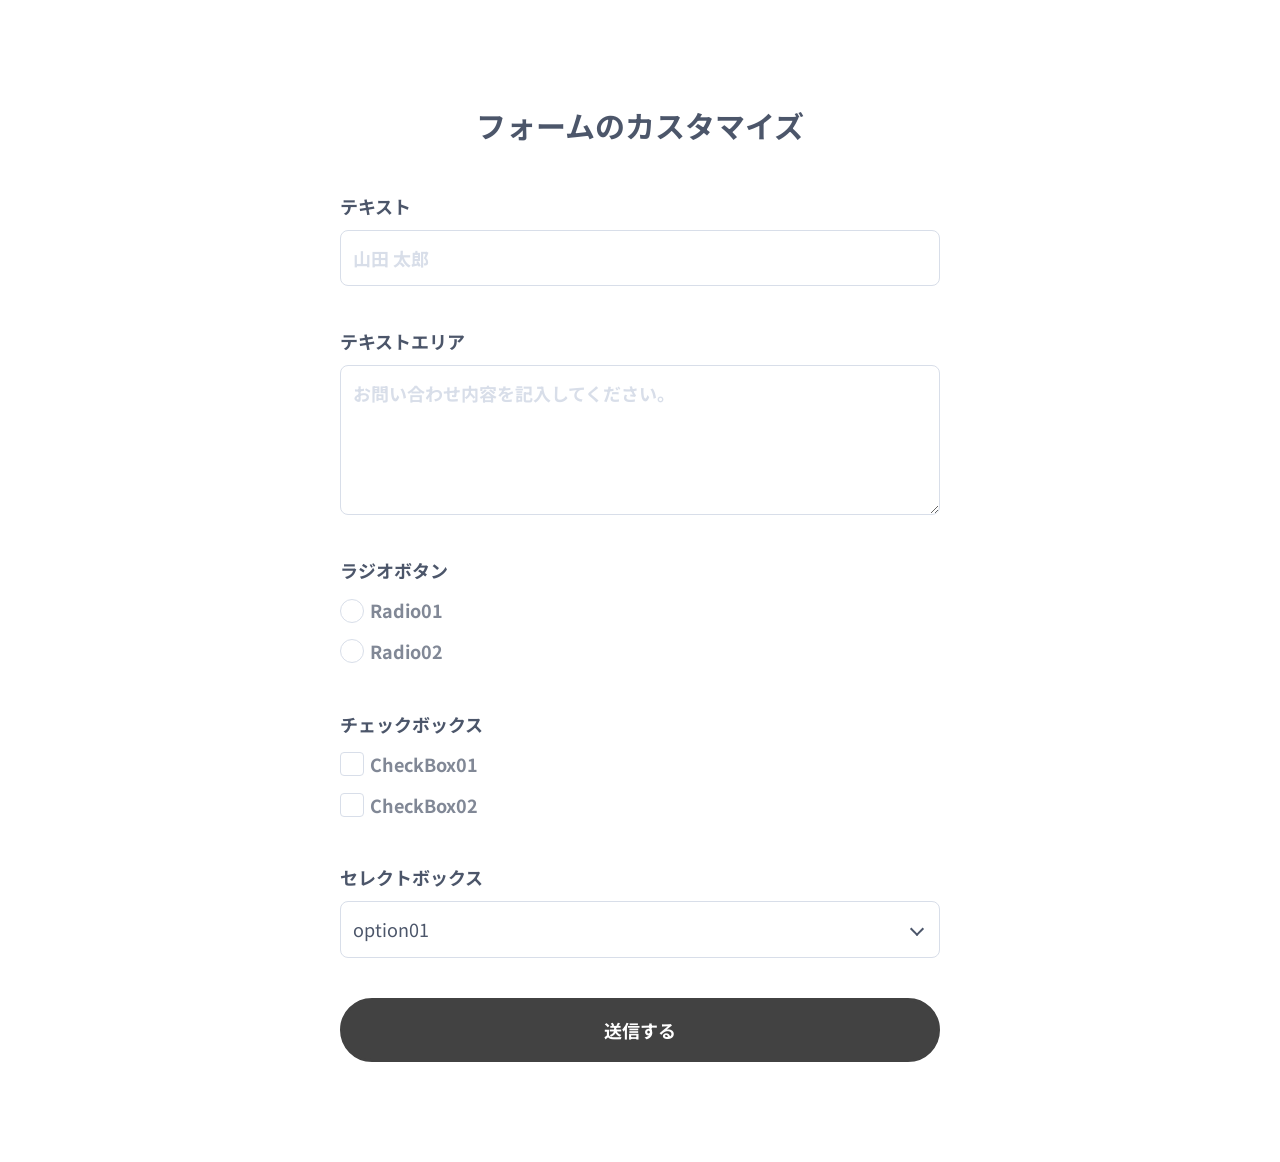
<file: css-form-customize/index.html>
<!doctype html>
<html lang="ja">
    <head>
        <meta charset="utf-8" />
        <meta name="viewport" content="width=device-width,initial-scale=1" />
        <title>デモページ</title>
        <meta name="format-detection" content="telephone=no, address=no, email=no" />

        <!-- font -->
        <link rel="preconnect" href="https://fonts.googleapis.com" />
        <link rel="preconnect" href="https://fonts.gstatic.com" crossorigin />
        <link href="https://fonts.googleapis.com/css2?family=Noto+Sans+JP:wght@100..900&display=swap" rel="stylesheet" />

        <!-- css -->
        <link rel="stylesheet" href="css/reset.css" />
        <link rel="stylesheet" href="css/style.css" />

        <!-- noindex -->
        <meta name="robots" content="noindex,nofollow" />
    </head>

    <body>
        <div class="container">
            <h1 class="title">フォームのカスタマイズ</h1>

            <form action="" method="post" class="form">
                <!-- テキスト -->
                <div class="form-item">
                    <label for="name" class="form-label">テキスト</label>
                    <input type="text" name="name" id="name" placeholder="山田 太郎" class="form-text" />
                </div>

                <!-- テキストエリア -->
                <div class="form-item">
                    <label for="contact" class="form-label">テキストエリア</label>
                    <textarea name="contact" id="contact" placeholder="お問い合わせ内容を記入してください。" class="form-text form-text--textarea"></textarea>
                </div>

                <!-- ラジオボタン -->
                <fieldset class="form-item">
                    <legend class="form-label">ラジオボタン</legend>
                    <div class="form-option-wrap">
                        <input type="radio" name="Radio01" value="Radio01" class="form-option form-option--radio visually-hidden" id="Radio01" />
                        <label class="form-option-label form-option-label--radio" for="Radio01">
                            <span>Radio01</span>
                        </label>

                        <input type="radio" name="Radio01" value="Radio02" class="form-option form-option--radio visually-hidden" id="Radio02" />
                        <label class="form-option-label form-option-label--radio" for="Radio02">
                            <span>Radio02</span>
                        </label>
                    </div>
                </fieldset>

                <!-- チェックボックス -->
                <fieldset class="form-item">
                    <legend class="form-label">チェックボックス</legend>
                    <div class="form-option-wrap">
                        <input type="checkbox" name="CheckBox01" value="CheckBox01" class="form-option form-option--checkbox visually-hidden" id="CheckBox01" />
                        <label class="form-option-label form-option-label--checkbox" for="CheckBox01">
                            <span>CheckBox01</span>
                        </label>

                        <input type="checkbox" name="CheckBox02" value="CheckBox02" class="form-option form-option--checkbox visually-hidden" id="CheckBox02" />
                        <label class="form-option-label form-option-label--checkbox" for="CheckBox02">
                            <span>CheckBox02</span>
                        </label>
                    </div>
                </fieldset>

                <!-- セレクトボックス -->
                <div class="form-item">
                    <label for="select" class="form-label">セレクトボックス</label>
                    <div class="form-select-wrap">
                        <select name="select" id="select" class="form-select">
                            <option value="option01">option01</option>
                            <option value="option02">option02</option>
                            <option value="option03">option03</option>
                        </select>
                    </div>
                </div>

                <!-- 送信ボタン -->
                <div class="form-item">
                    <button class="form-button">送信する</button>
                </div>
            </form>
        </div>
    </body>
</html>
</file>
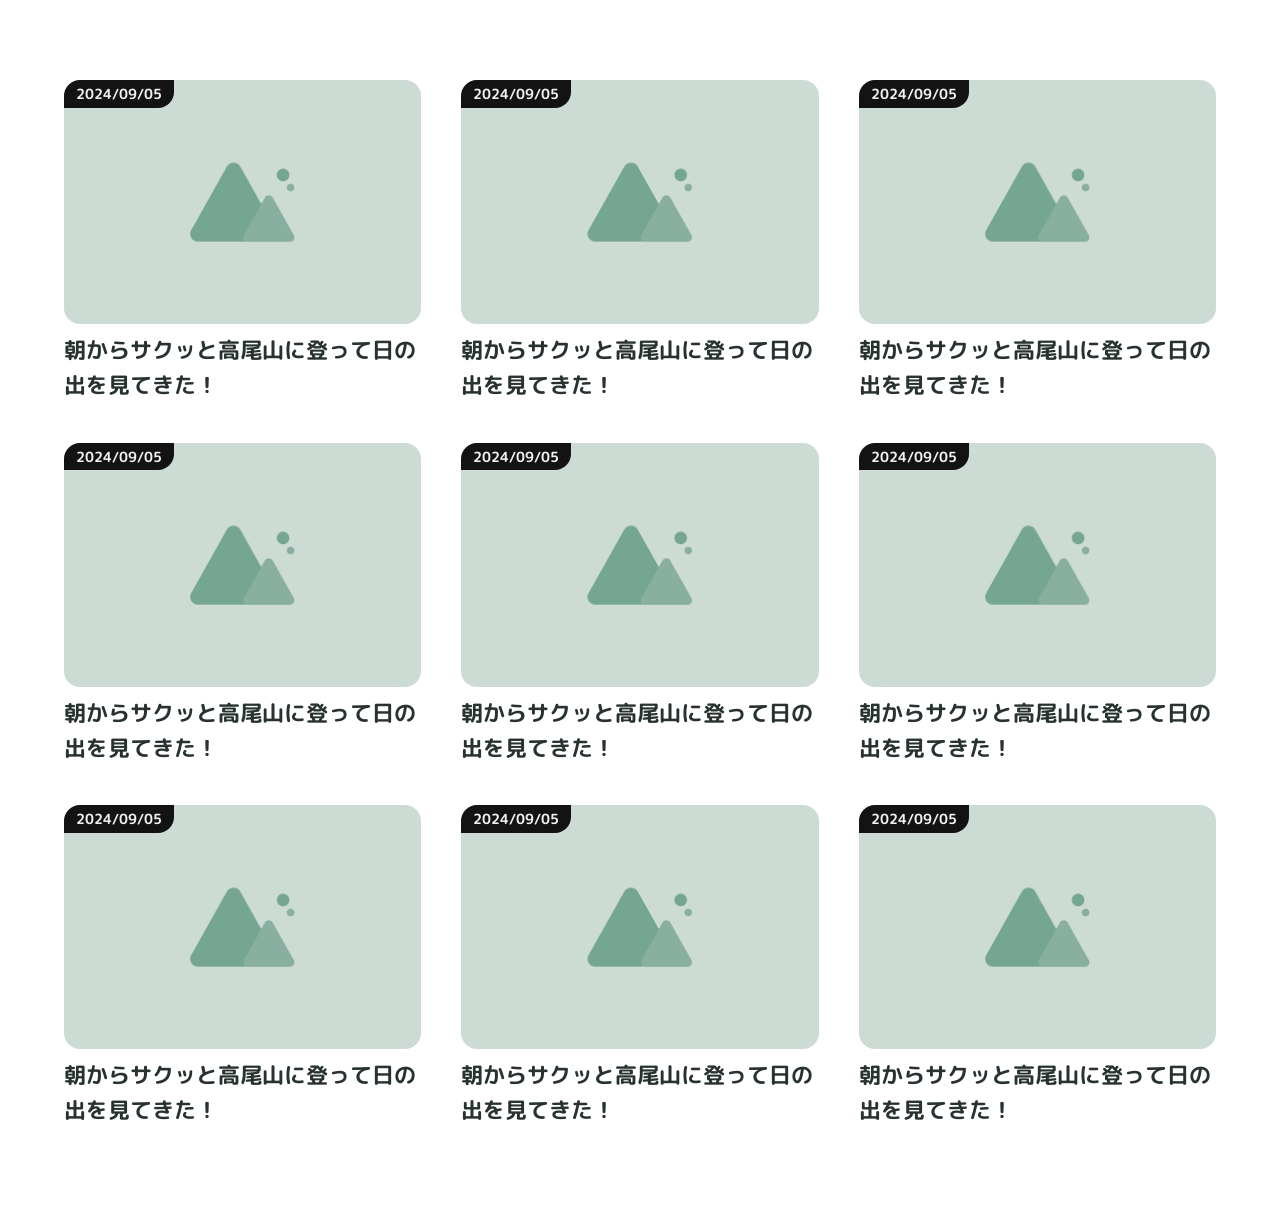
<file: figma-coding/index.html>
<!doctype html>
<html lang="ja">
    <head>
        <meta charset="utf-8" />
        <meta name="viewport" content="width=device-width,initial-scale=1" />
        <title>Figmaからコーディング</title>

        <!-- font -->
        <link rel="preconnect" href="https://fonts.googleapis.com" />
        <link rel="preconnect" href="https://fonts.gstatic.com" crossorigin />
        <link href="https://fonts.googleapis.com/css2?family=M+PLUS+Rounded+1c:wght@400;500;700&display=swap" rel="stylesheet" />

        <!-- css -->
        <link rel="stylesheet" href="css/reset.css" />
        <link rel="stylesheet" href="css/style.css" />
    </head>
    <body>
        <div class="container">
            <article class="blog-card">
                <a href="/post.html" class="blog-card-link">
                    <div class="blog-card-thumbnail">
                        <img src="img/thumbnail.png" alt="" width="720" height="492" decoding="async" />
                        <time datetime="2024-09-05" class="blog-card-date">2024/09/05</time>
                    </div>
                    <h2 class="blog-card-title">朝からサクッと高尾山に登って日の出を見てきた！</h2>
                </a>
            </article>

            <article class="blog-card">
                <a href="/post.html" class="blog-card-link">
                    <div class="blog-card-thumbnail">
                        <img src="img/thumbnail.png" alt="" width="720" height="492" decoding="async" />
                        <time datetime="2024-09-05" class="blog-card-date">2024/09/05</time>
                    </div>
                    <h2 class="blog-card-title">朝からサクッと高尾山に登って日の出を見てきた！</h2>
                </a>
            </article>

            <article class="blog-card">
                <a href="/post.html" class="blog-card-link">
                    <div class="blog-card-thumbnail">
                        <img src="img/thumbnail.png" alt="" width="720" height="492" decoding="async" />
                        <time datetime="2024-09-05" class="blog-card-date">2024/09/05</time>
                    </div>
                    <h2 class="blog-card-title">朝からサクッと高尾山に登って日の出を見てきた！</h2>
                </a>
            </article>

            <article class="blog-card">
                <a href="/post.html" class="blog-card-link">
                    <div class="blog-card-thumbnail">
                        <img src="img/thumbnail.png" alt="" width="720" height="492" decoding="async" />
                        <time datetime="2024-09-05" class="blog-card-date">2024/09/05</time>
                    </div>
                    <h2 class="blog-card-title">朝からサクッと高尾山に登って日の出を見てきた！</h2>
                </a>
            </article>

            <article class="blog-card">
                <a href="/post.html" class="blog-card-link">
                    <div class="blog-card-thumbnail">
                        <img src="img/thumbnail.png" alt="" width="720" height="492" decoding="async" />
                        <time datetime="2024-09-05" class="blog-card-date">2024/09/05</time>
                    </div>
                    <h2 class="blog-card-title">朝からサクッと高尾山に登って日の出を見てきた！</h2>
                </a>
            </article>

            <article class="blog-card">
                <a href="/post.html" class="blog-card-link">
                    <div class="blog-card-thumbnail">
                        <img src="img/thumbnail.png" alt="" width="720" height="492" decoding="async" />
                        <time datetime="2024-09-05" class="blog-card-date">2024/09/05</time>
                    </div>
                    <h2 class="blog-card-title">朝からサクッと高尾山に登って日の出を見てきた！</h2>
                </a>
            </article>

            <article class="blog-card">
                <a href="/post.html" class="blog-card-link">
                    <div class="blog-card-thumbnail">
                        <img src="img/thumbnail.png" alt="" width="720" height="492" decoding="async" />
                        <time datetime="2024-09-05" class="blog-card-date">2024/09/05</time>
                    </div>
                    <h2 class="blog-card-title">朝からサクッと高尾山に登って日の出を見てきた！</h2>
                </a>
            </article>

            <article class="blog-card">
                <a href="/post.html" class="blog-card-link">
                    <div class="blog-card-thumbnail">
                        <img src="img/thumbnail.png" alt="" width="720" height="492" decoding="async" />
                        <time datetime="2024-09-05" class="blog-card-date">2024/09/05</time>
                    </div>
                    <h2 class="blog-card-title">朝からサクッと高尾山に登って日の出を見てきた！</h2>
                </a>
            </article>

            <article class="blog-card">
                <a href="/post.html" class="blog-card-link">
                    <div class="blog-card-thumbnail">
                        <img src="img/thumbnail.png" alt="" width="720" height="492" decoding="async" />
                        <time datetime="2024-09-05" class="blog-card-date">2024/09/05</time>
                    </div>
                    <h2 class="blog-card-title">朝からサクッと高尾山に登って日の出を見てきた！</h2>
                </a>
            </article>
        </div>
    </body>
</html>
</file>
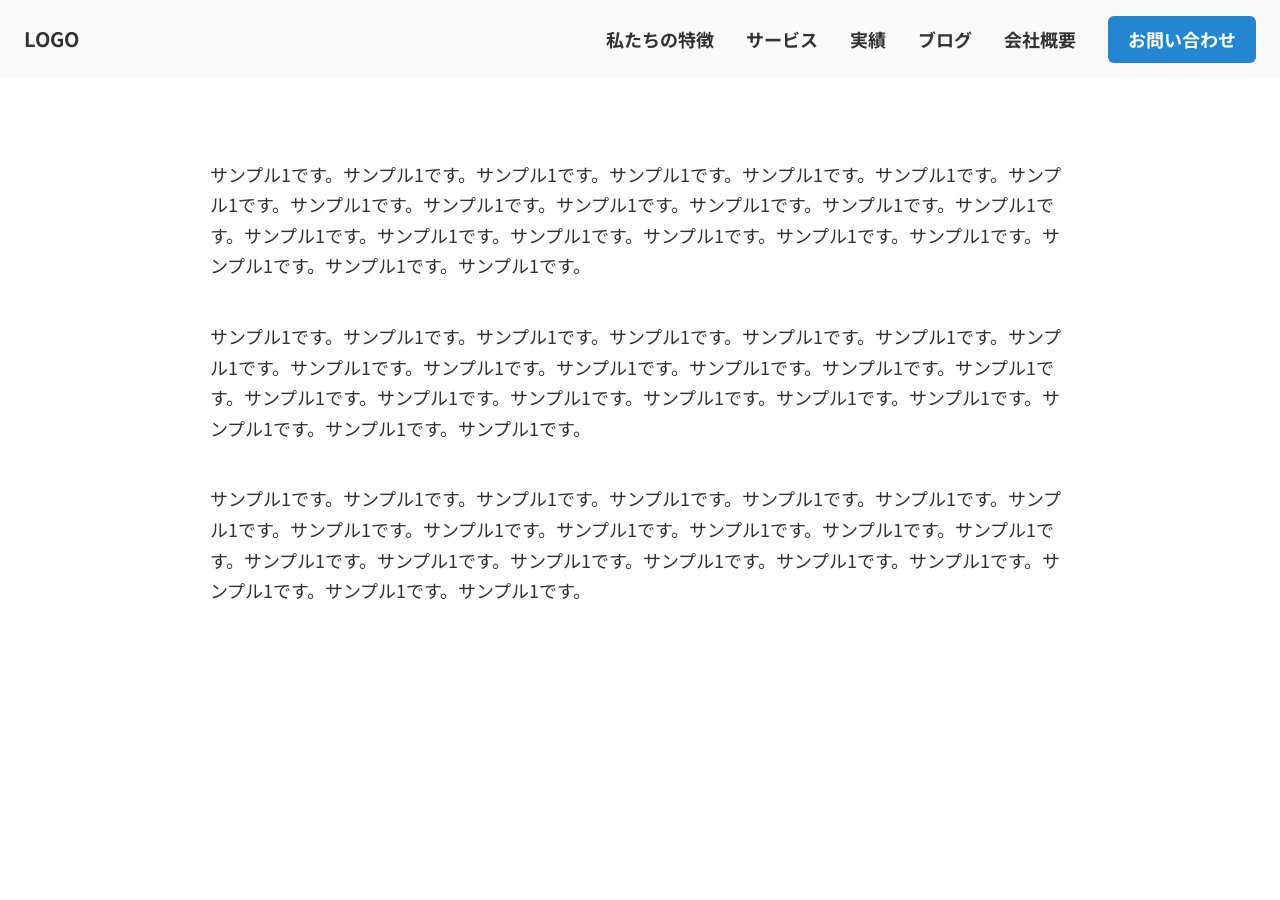
<file: header-coding/sample01.html>
<!doctype html>
<html lang="ja">
    <head>
        <meta charset="utf-8" />
        <meta name="viewport" content="width=device-width,initial-scale=1" />
        <title>デモページ</title>
        <meta name="format-detection" content="telephone=no, address=no, email=no" />

        <!-- font -->
        <link rel="preconnect" href="https://fonts.googleapis.com" />
        <link rel="preconnect" href="https://fonts.gstatic.com" crossorigin />
        <link href="https://fonts.googleapis.com/css2?family=Noto+Sans+JP:wght@100..900&display=swap" rel="stylesheet" />

        <!-- css -->
        <link rel="stylesheet" href="css/reset.css" />
        <link rel="stylesheet" href="css/style.css" />

        <!-- noindex -->
        <meta name="robots" content="noindex,nofollow" />
    </head>

    <body>
        <header class="header01">
            <h1 class="header01-logo">LOGO</h1>

            <nav class="header01-nav">
                <ul class="header01-list">
                    <li class="header01-item">
                        <a href="">私たちの特徴</a>
                    </li>
                    <li class="header01-item">
                        <a href="">サービス</a>
                    </li>
                    <li class="header01-item">
                        <a href="">実績</a>
                    </li>
                    <li class="header01-item">
                        <a href="">ブログ</a>
                    </li>
                    <li class="header01-item">
                        <a href="">会社概要</a>
                    </li>
                    <li class="header01-item header01-item--contact">
                        <a href="">お問い合わせ</a>
                    </li>
                </ul>
            </nav>
        </header>

        <main class="main">
            <p>サンプル1です。サンプル1です。サンプル1です。サンプル1です。サンプル1です。サンプル1です。サンプル1です。サンプル1です。サンプル1です。サンプル1です。サンプル1です。サンプル1です。サンプル1です。サンプル1です。サンプル1です。サンプル1です。サンプル1です。サンプル1です。サンプル1です。サンプル1です。サンプル1です。サンプル1です。</p>

            <p>サンプル1です。サンプル1です。サンプル1です。サンプル1です。サンプル1です。サンプル1です。サンプル1です。サンプル1です。サンプル1です。サンプル1です。サンプル1です。サンプル1です。サンプル1です。サンプル1です。サンプル1です。サンプル1です。サンプル1です。サンプル1です。サンプル1です。サンプル1です。サンプル1です。サンプル1です。</p>

            <p>サンプル1です。サンプル1です。サンプル1です。サンプル1です。サンプル1です。サンプル1です。サンプル1です。サンプル1です。サンプル1です。サンプル1です。サンプル1です。サンプル1です。サンプル1です。サンプル1です。サンプル1です。サンプル1です。サンプル1です。サンプル1です。サンプル1です。サンプル1です。サンプル1です。サンプル1です。</p>
        </main>
    </body>
</html>
</file>
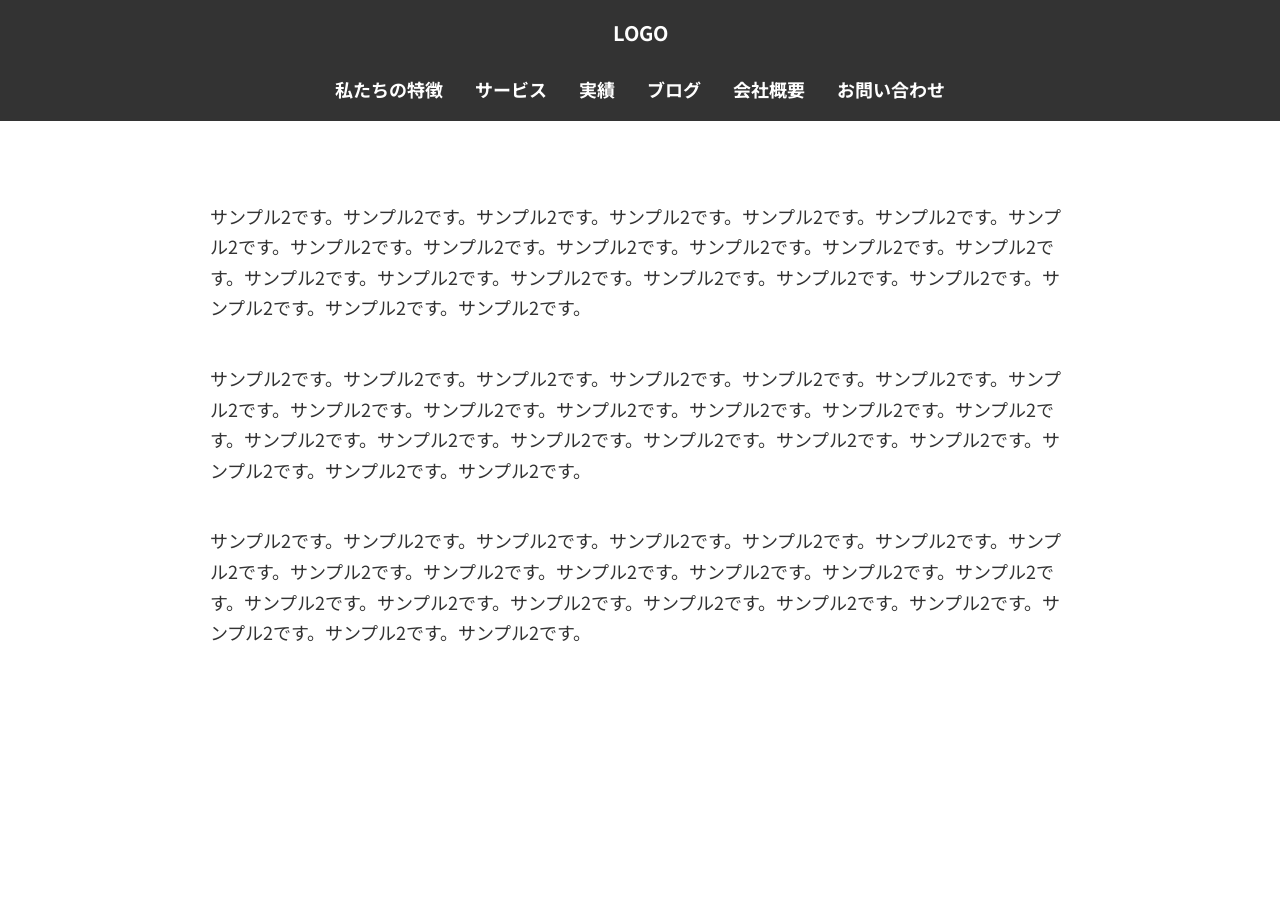
<file: header-coding/sample02.html>
<!doctype html>
<html lang="ja">
    <head>
        <meta charset="utf-8" />
        <meta name="viewport" content="width=device-width,initial-scale=1" />
        <title>デモページ</title>
        <meta name="format-detection" content="telephone=no, address=no, email=no" />

        <!-- font -->
        <link rel="preconnect" href="https://fonts.googleapis.com" />
        <link rel="preconnect" href="https://fonts.gstatic.com" crossorigin />
        <link href="https://fonts.googleapis.com/css2?family=Noto+Sans+JP:wght@100..900&display=swap" rel="stylesheet" />

        <!-- css -->
        <link rel="stylesheet" href="css/reset.css" />
        <link rel="stylesheet" href="css/style.css" />

        <!-- noindex -->
        <meta name="robots" content="noindex,nofollow" />
    </head>

    <body>
        <header class="header02">
            <h1 class="header02-logo">LOGO</h1>

            <nav class="header02-nav">
                <ul class="header02-list">
                    <li class="header02-item">
                        <a href="">私たちの特徴</a>
                    </li>
                    <li class="header02-item">
                        <a href="">サービス</a>
                    </li>
                    <li class="header02-item">
                        <a href="">実績</a>
                    </li>
                    <li class="header02-item">
                        <a href="">ブログ</a>
                    </li>
                    <li class="header02-item">
                        <a href="">会社概要</a>
                    </li>
                    <li class="header02-item header02-item--contact">
                        <a href="">お問い合わせ</a>
                    </li>
                </ul>
            </nav>
        </header>

        <main class="main">
            <p>サンプル2です。サンプル2です。サンプル2です。サンプル2です。サンプル2です。サンプル2です。サンプル2です。サンプル2です。サンプル2です。サンプル2です。サンプル2です。サンプル2です。サンプル2です。サンプル2です。サンプル2です。サンプル2です。サンプル2です。サンプル2です。サンプル2です。サンプル2です。サンプル2です。サンプル2です。</p>

            <p>サンプル2です。サンプル2です。サンプル2です。サンプル2です。サンプル2です。サンプル2です。サンプル2です。サンプル2です。サンプル2です。サンプル2です。サンプル2です。サンプル2です。サンプル2です。サンプル2です。サンプル2です。サンプル2です。サンプル2です。サンプル2です。サンプル2です。サンプル2です。サンプル2です。サンプル2です。</p>

            <p>サンプル2です。サンプル2です。サンプル2です。サンプル2です。サンプル2です。サンプル2です。サンプル2です。サンプル2です。サンプル2です。サンプル2です。サンプル2です。サンプル2です。サンプル2です。サンプル2です。サンプル2です。サンプル2です。サンプル2です。サンプル2です。サンプル2です。サンプル2です。サンプル2です。サンプル2です。</p>
        </main>
    </body>
</html>
</file>
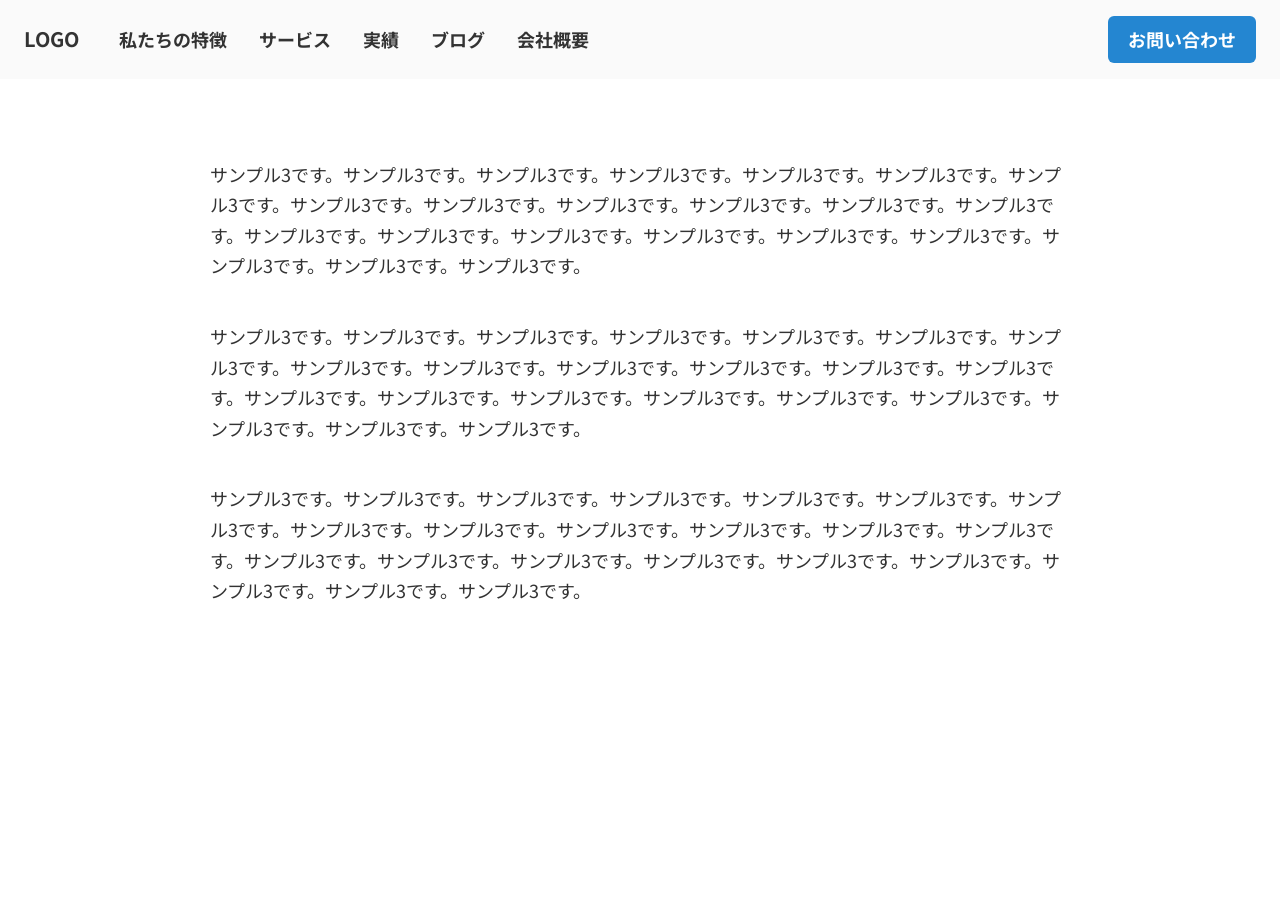
<file: header-coding/sample03.html>
<!doctype html>
<html lang="ja">
    <head>
        <meta charset="utf-8" />
        <meta name="viewport" content="width=device-width,initial-scale=1" />
        <title>デモページ</title>
        <meta name="format-detection" content="telephone=no, address=no, email=no" />

        <!-- font -->
        <link rel="preconnect" href="https://fonts.googleapis.com" />
        <link rel="preconnect" href="https://fonts.gstatic.com" crossorigin />
        <link href="https://fonts.googleapis.com/css2?family=Noto+Sans+JP:wght@100..900&display=swap" rel="stylesheet" />

        <!-- css -->
        <link rel="stylesheet" href="css/reset.css" />
        <link rel="stylesheet" href="css/style.css" />

        <!-- noindex -->
        <meta name="robots" content="noindex,nofollow" />
    </head>

    <body>
        <header class="header03">
            <h1 class="header03-logo">LOGO</h1>

            <nav class="header03-nav">
                <ul class="header03-list">
                    <li class="header03-item"><a href="">私たちの特徴</a></li>
                    <li class="header03-item"><a href="">サービス</a></li>
                    <li class="header03-item"><a href="">実績</a></li>
                    <li class="header03-item"><a href="">ブログ</a></li>
                    <li class="header03-item"><a href="">会社概要</a></li>
                    <li class="header03-item header03-item--contact"><a href="">お問い合わせ</a></li>
                </ul>
            </nav>
        </header>

        <main class="main">
            <p>サンプル3です。サンプル3です。サンプル3です。サンプル3です。サンプル3です。サンプル3です。サンプル3です。サンプル3です。サンプル3です。サンプル3です。サンプル3です。サンプル3です。サンプル3です。サンプル3です。サンプル3です。サンプル3です。サンプル3です。サンプル3です。サンプル3です。サンプル3です。サンプル3です。サンプル3です。</p>

            <p>サンプル3です。サンプル3です。サンプル3です。サンプル3です。サンプル3です。サンプル3です。サンプル3です。サンプル3です。サンプル3です。サンプル3です。サンプル3です。サンプル3です。サンプル3です。サンプル3です。サンプル3です。サンプル3です。サンプル3です。サンプル3です。サンプル3です。サンプル3です。サンプル3です。サンプル3です。</p>

            <p>サンプル3です。サンプル3です。サンプル3です。サンプル3です。サンプル3です。サンプル3です。サンプル3です。サンプル3です。サンプル3です。サンプル3です。サンプル3です。サンプル3です。サンプル3です。サンプル3です。サンプル3です。サンプル3です。サンプル3です。サンプル3です。サンプル3です。サンプル3です。サンプル3です。サンプル3です。</p>
        </main>
    </body>
</html>
</file>
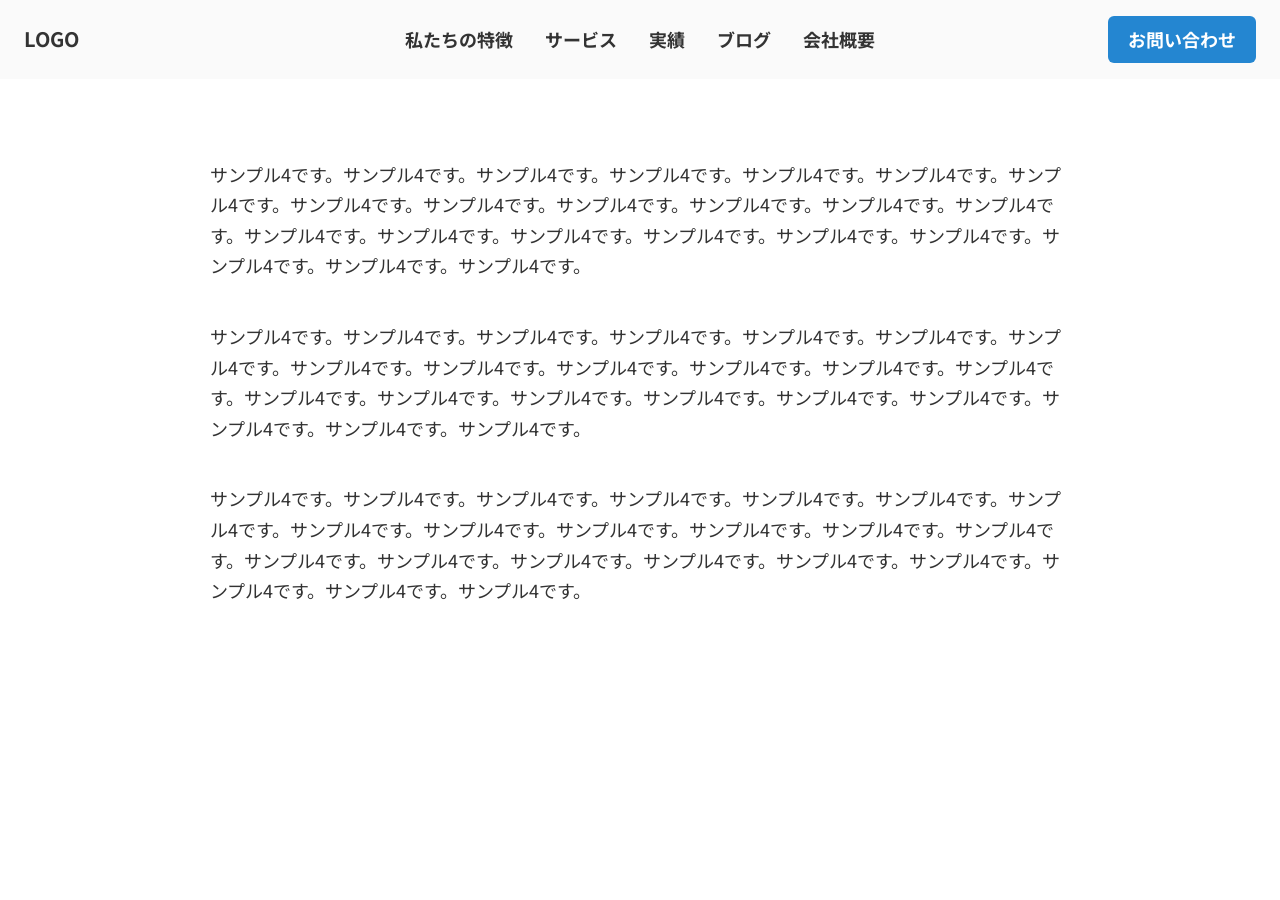
<file: header-coding/sample04.html>
<!doctype html>
<html lang="ja">
    <head>
        <meta charset="utf-8" />
        <meta name="viewport" content="width=device-width,initial-scale=1" />
        <title>デモページ</title>
        <meta name="format-detection" content="telephone=no, address=no, email=no" />

        <!-- font -->
        <link rel="preconnect" href="https://fonts.googleapis.com" />
        <link rel="preconnect" href="https://fonts.gstatic.com" crossorigin />
        <link href="https://fonts.googleapis.com/css2?family=Noto+Sans+JP:wght@100..900&display=swap" rel="stylesheet" />

        <!-- css -->
        <link rel="stylesheet" href="css/reset.css" />
        <link rel="stylesheet" href="css/style.css" />

        <!-- noindex -->
        <meta name="robots" content="noindex,nofollow" />
    </head>

    <body>
        <header class="header04">
            <h1 class="header04-logo">LOGO</h1>

            <nav class="header04-nav">
                <ul class="header04-list">
                    <li class="header04-item"><a href="">私たちの特徴</a></li>
                    <li class="header04-item"><a href="">サービス</a></li>
                    <li class="header04-item"><a href="">実績</a></li>
                    <li class="header04-item"><a href="">ブログ</a></li>
                    <li class="header04-item"><a href="">会社概要</a></li>
                </ul>
            </nav>

            <a href="" class="header04-contact">お問い合わせ</a>
        </header>

        <main class="main">
            <p>サンプル4です。サンプル4です。サンプル4です。サンプル4です。サンプル4です。サンプル4です。サンプル4です。サンプル4です。サンプル4です。サンプル4です。サンプル4です。サンプル4です。サンプル4です。サンプル4です。サンプル4です。サンプル4です。サンプル4です。サンプル4です。サンプル4です。サンプル4です。サンプル4です。サンプル4です。</p>

            <p>サンプル4です。サンプル4です。サンプル4です。サンプル4です。サンプル4です。サンプル4です。サンプル4です。サンプル4です。サンプル4です。サンプル4です。サンプル4です。サンプル4です。サンプル4です。サンプル4です。サンプル4です。サンプル4です。サンプル4です。サンプル4です。サンプル4です。サンプル4です。サンプル4です。サンプル4です。</p>

            <p>サンプル4です。サンプル4です。サンプル4です。サンプル4です。サンプル4です。サンプル4です。サンプル4です。サンプル4です。サンプル4です。サンプル4です。サンプル4です。サンプル4です。サンプル4です。サンプル4です。サンプル4です。サンプル4です。サンプル4です。サンプル4です。サンプル4です。サンプル4です。サンプル4です。サンプル4です。</p>
        </main>
    </body>
</html>
</file>
<file: css-form-customize/css/style.css>
:root {
    --color-font-base: #4c566a;
    --color-primary: #5e81ac;
    --color-white: #fff;
    --color-black: #424242;
    --color-black-hover: #000;
    --color-black-focus: #000;
    --color-border: #d8dee9;
    --color-form-border: #d8dee9;
    --color-placeholder: #d8dee9;
    --color-focus-border: #5e81ac;
    --base-line-height: 1.7;
    --base-font-size: 18px;
}

body {
    line-height: var(--base-line-height);
    font-size: var(--base-font-size);
    color: var(--color-font-base);
    font-family: "Noto Sans JP", sans-serif;
}

.visually-hidden {
    position: absolute !important;
    white-space: nowrap !important;
    width: 1px !important;
    height: 1px !important;
    overflow: hidden !important;
    border: 0 !important;
    padding: 0 !important;
    clip: rect(0 0 0 0) !important;
    clip-path: inset(50%) !important;
    margin: -1px !important;
}

.container {
    width: min(90%, 600px);
    margin: 100px auto;
}

.title {
    text-align: center;
    font-weight: bold;
    font-size: 30px;
}

.form {
    margin-top: 40px;
    display: flex;
    flex-direction: column;
    gap: 40px;
}

.form-item {
    display: flex;
    flex-direction: column;
}

.form-label {
    font-weight: bold;
    margin-bottom: 8px;
}

/* ======================= */
/* テキスト / テキストエリア */
/* ======================= */
.form-text {
    padding: 12px;
    border-radius: 8px;
    width: 100%;
    border: 1px solid var(--color-border);
    outline: none;
}

/* プレースホルダー */
.form-text::placeholder {
    font-weight: bold;
    color: var(--color-placeholder);
}

/* フォーカス時 */
.form-text:focus {
    outline: 1px solid var(--color-focus-border);
}

/* テキストエリア固有（高さ・自動リサイズ） */
.form-text--textarea {
    min-height: 150px;
    field-sizing: content;
}

/* ======================= */
/* ラジオボタン・チェックボックス */
/* ======================= */
.form-option-wrap {
    display: flex;
    flex-direction: column;
    align-items: flex-start;
    gap: 6px;
}

.form-option-label {
    --radio-checkbox-size: 24px;
    display: inline-flex;
    align-items: center;
    gap: 6px;
    font-weight: bold;
    position: relative;
    cursor: pointer;
}

/* ラベルテキスト（透明のborderでフォーカス時のレイアウトシフトを防止） */
.form-option-label span {
    --form-option-underline-width: 2px;
    opacity: 0.7;
    border-top: var(--form-option-underline-width) solid transparent;
    border-bottom: var(--form-option-underline-width) solid transparent;
}

/* ラジオ/チェックボックスの枠（::beforeで描画） */
.form-option-label::before {
    content: "";
    display: inline-block;
    width: var(--radio-checkbox-size);
    height: var(--radio-checkbox-size);
    border: 1px solid var(--color-border);
    flex-shrink: 0;
}

/* ラジオ用・丸形 */
.form-option-label--radio::before {
    border-radius: 50%;
}

/* チェックボックス用・角丸四角 */
.form-option-label--checkbox::before {
    border-radius: 4px;
}

/* チェック時のラベルテキスト */
.form-option:checked + .form-option-label span {
    color: var(--color-primary);
    opacity: 1;
}

/* チェック時の枠（背景色をprimaryに） */
.form-option:checked + .form-option-label::before {
    background-color: var(--color-primary);
    border-color: var(--color-primary);
}

/* チェック時のアイコン（::after + mask-imageで白い図形を表示） */
.form-option:checked + .form-option-label::after {
    content: "";
    position: absolute;
    left: 0;
    top: 50%;
    width: var(--radio-checkbox-size);
    height: var(--radio-checkbox-size);
    transform: translateY(-50%);
    background-color: var(--color-white);
    mask-size: contain;
    mask-position: center;
    mask-repeat: no-repeat;
}

/* ラジオ用・丸アイコン */
.form-option--radio:checked + .form-option-label--radio::after {
    mask-image: url(../img/icon-radio.svg);
}

/* チェックボックス用・チェックマークアイコン */
.form-option--checkbox:checked + .form-option-label--checkbox::after {
    mask-image: url(../img/icon-check.svg);
}

/* フォーカス時のラベル（下線で表示） */
.form-option:focus-visible + .form-option-label span {
    opacity: 1;
    border-bottom: var(--form-option-underline-width) solid var(--color-focus-border);
}

/* ======================= */
/* セレクトボックス */
/* ======================= */
.form-select-wrap {
    position: relative;
}

/* プルダウン矢印（borderで三角形を描画して45度回転） */
.form-select-wrap::after {
    content: "";
    display: inline-block;
    width: 10px;
    height: 10px;
    position: absolute;
    right: 18px;
    top: 50%;
    translate: 0 -50%;
    border-right: 2px solid currentColor;
    border-bottom: 2px solid currentColor;
    rotate: 45deg;
    pointer-events: none;
}

.form-select {
    padding: 12px;
    border-radius: 8px;
    width: 100%;
    outline: none;
    border: 1px solid var(--color-border);
}

/* セレクトのフォーカス時 */
.form-select:focus {
    outline: 1px solid var(--color-focus-border);
}

/* ======================= */
/* 送信ボタン */
/* ======================= */
.form-button {
    background-color: var(--color-black);
    color: var(--color-white);
    display: block;
    padding: 14px 24px;
    font-weight: bold;
    border-radius: 100vh;
    outline: none;
    border: 3px solid var(--color-black);
    transition:
        background-color 0.3s,
        border 0.3s;
}

@media (any-hover: hover) {
    .form-button:hover {
        background-color: var(--color-black-hover);
        border: 3px solid var(--color-black-hover);
    }
}

.form-button:focus {
    background-color: var(--color-black-focus);
    border: 3px solid var(--color-focus-border);
}
</file>
<file: figma-coding/css/style.css>
:root {
    --color-base-text: #28322f;
    --color-black: #131313;
    --color-white: #f1f1f1;
    --color-primary: #126445;
    --color-primary-light: #a8c7bc;
    --color-primary-dark: #075538;
    --font-family-base: "M PLUS Rounded 1c", sans-serif;
}

body {
    line-height: 1.7;
    font-size: 16px;
    color: var(--color-base-text);
    font-family: var(--font-family-base);
}

@media screen and (min-width: 768px) {
    body {
        font-size: 18px;
    }
}

.container {
    width: min(90%, 1160px);
    margin-inline: auto;
    padding: 80px 0;
    display: grid;
    grid-template-columns: repeat(1, 1fr);
    gap: 40px;
}

@media screen and (min-width: 768px) {
    .container {
        grid-template-columns: repeat(2, 1fr);
    }
}

@media screen and (min-width: 1024px) {
    .container {
        grid-template-columns: repeat(3, 1fr);
    }
}

@media (any-hover: hover) {
    .blog-card-link:hover .blog-card-thumbnail img {
        scale: 1.05;
    }

    .blog-card-link:hover .blog-card-title {
        color: var(--color-primary);
    }
}

.blog-card-thumbnail {
    position: relative;
    border-radius: 16px;
    overflow: hidden;
}

.blog-card-thumbnail img {
    object-fit: cover;
    aspect-ratio: 342 / 234;
    transition: scale 0.3s;
}

@media screen and (min-width: 768px) {
    .blog-card-thumbnail img {
        aspect-ratio: 360 / 246;
    }
}

.blog-card-date {
    font-size: 14px;
    position: absolute;
    left: 0;
    top: 0;
    background-color: var(--color-black);
    color: var(--color-white);
    font-weight: bold;
    padding: 2px 12px;
    border-radius: 0 0 16px 0;
}

.blog-card-title {
    font-size: 22px;
    font-weight: bold;
    margin-top: 8px;
    line-height: 1.6;
    transition: color 0.3s;
}
</file>
<file: header-coding/css/style.css>
body {
    line-height: 1.7;
    font-size: 18px;
    color: #333;
    font-family: "Noto Sans JP", sans-serif;
}

@media screen and (min-width: 768px) {
    body {
        font-size: 18px;
    }
}

.main {
    width: min(90%, 860px);
    margin-inline: auto;
    padding: 80px 0;
    display: flex;
    flex-direction: column;
    gap: 40px;
}

/* ======================= */
/* サンプル1 */
/* ======================= */
.header01 {
    padding: 16px 24px;
    background-color: #fafafa;
    display: flex;
    justify-content: space-between;
    align-items: center;
}

.header01-logo {
    font-weight: bold;
    font-size: 20px;
}

.header01-list {
    display: flex;
    align-items: center;
    gap: 32px;
    font-weight: bold;
}

.header01-item--contact a {
    display: block;
    background-color: #2486d1;
    color: #fff;
    padding: 8px 20px;
    border-radius: 6px;
}

/* ======================= */
/* サンプル2 */
/* ======================= */
.header02 {
    padding: 16px 24px;
    background-color: #333;
    color: #fff;
}

.header02-logo {
    text-align: center;
    font-weight: bold;
    font-size: 20px;
}

.header02-list {
    display: flex;
    justify-content: center;
    gap: 32px;
    font-weight: bold;
    margin-top: 24px;
}

/* ======================= */
/* sample03 */
/* ======================= */
.header03 {
    padding: 16px 24px;
    background-color: #fafafa;
    display: grid;
    grid-template-columns: auto 1fr;
    align-items: center;
}

.header03-logo {
    font-weight: bold;
    font-size: 20px;
}

.header03-list {
    display: flex;
    align-items: center;
    margin-left: 40px;
    gap: 32px;
    font-weight: bold;
}

.header03-item--contact {
    margin-left: auto;
}

.header03-item--contact a {
    display: block;
    background-color: #2486d1;
    color: #fff;
    padding: 8px 20px;
    border-radius: 6px;
}

/* ======================= */
/* サンプル4 */
/* ======================= */
.header04 {
    padding: 16px 24px;
    background-color: #fafafa;
    display: grid;
    grid-template-columns: 1fr auto 1fr;
    align-items: center;
}

.header04-logo {
    font-weight: bold;
    font-size: 20px;
}

.header04-list {
    display: flex;
    align-items: center;
    gap: 32px;
    font-weight: bold;
}

.header04-contact {
    display: block;
    background-color: #2486d1;
    font-weight: bold;
    color: #fff;
    padding: 8px 20px;
    border-radius: 6px;
    margin-left: auto;
}
</file>
